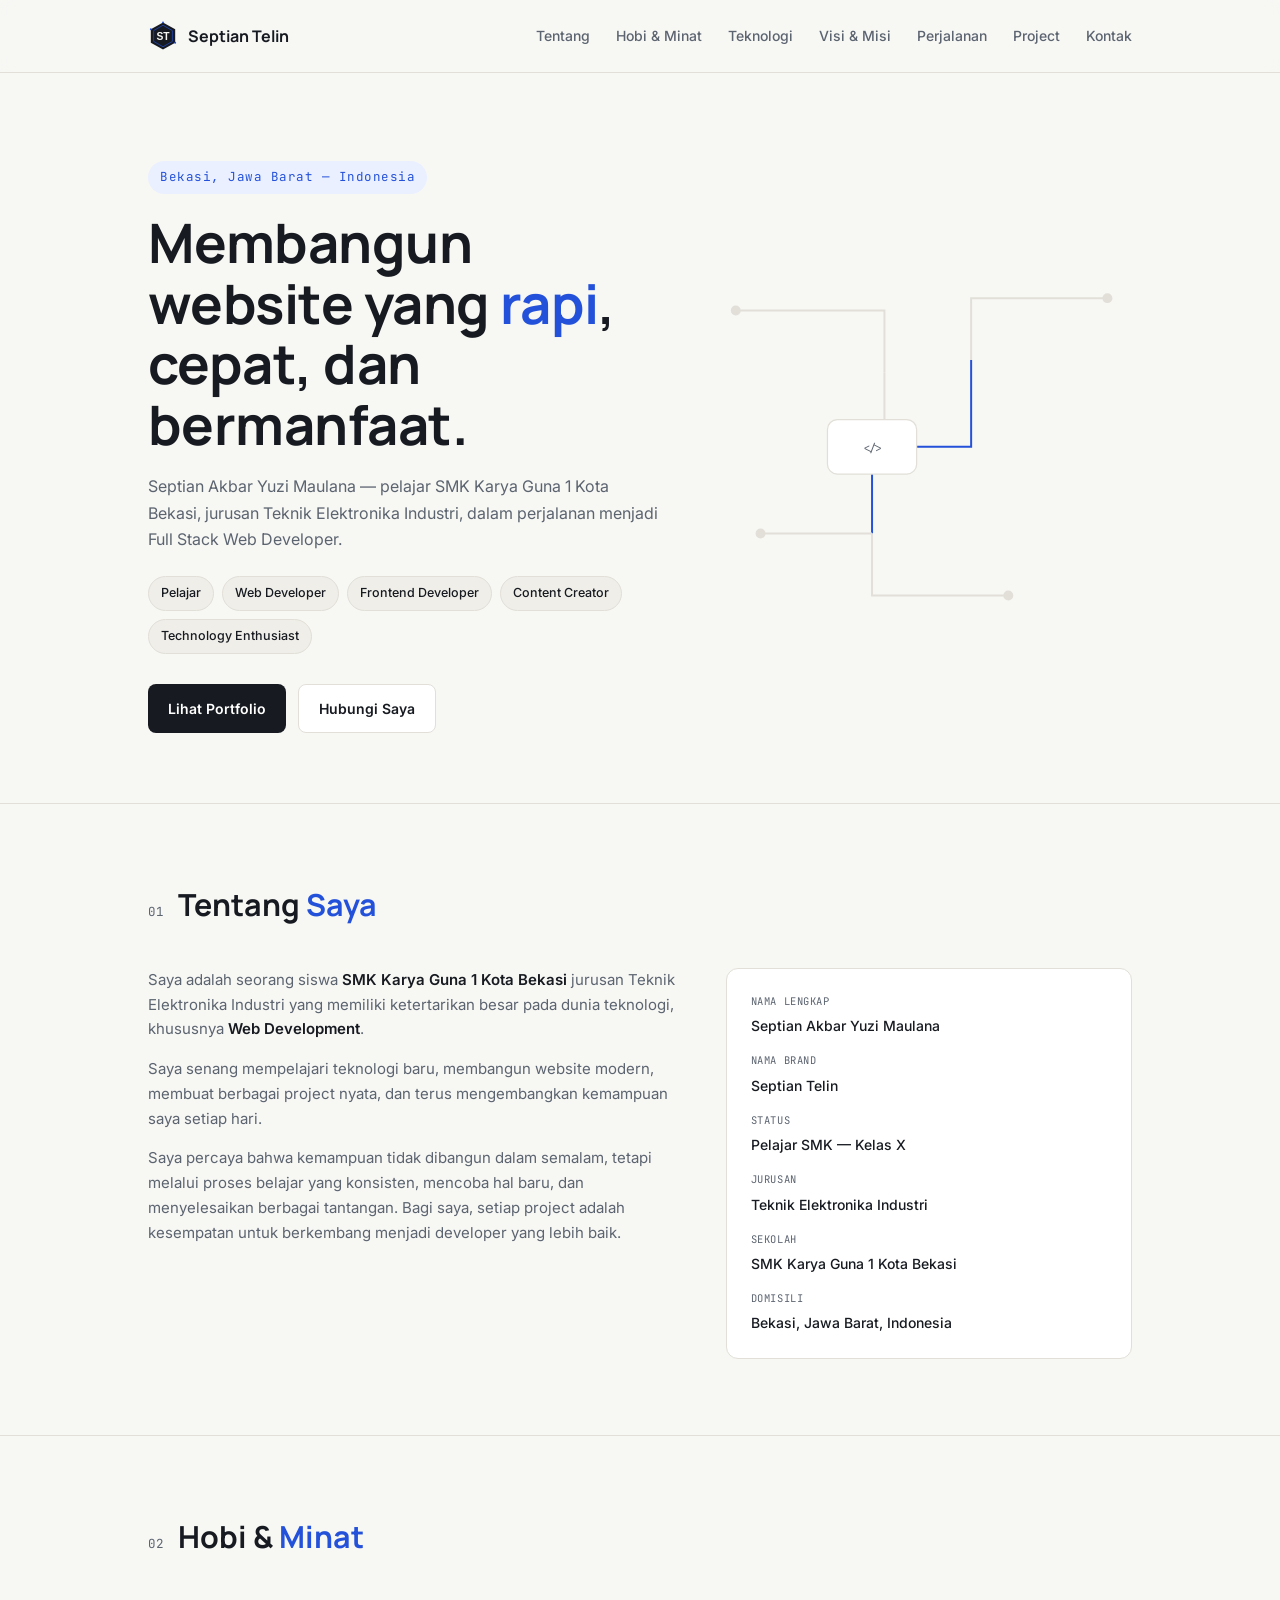
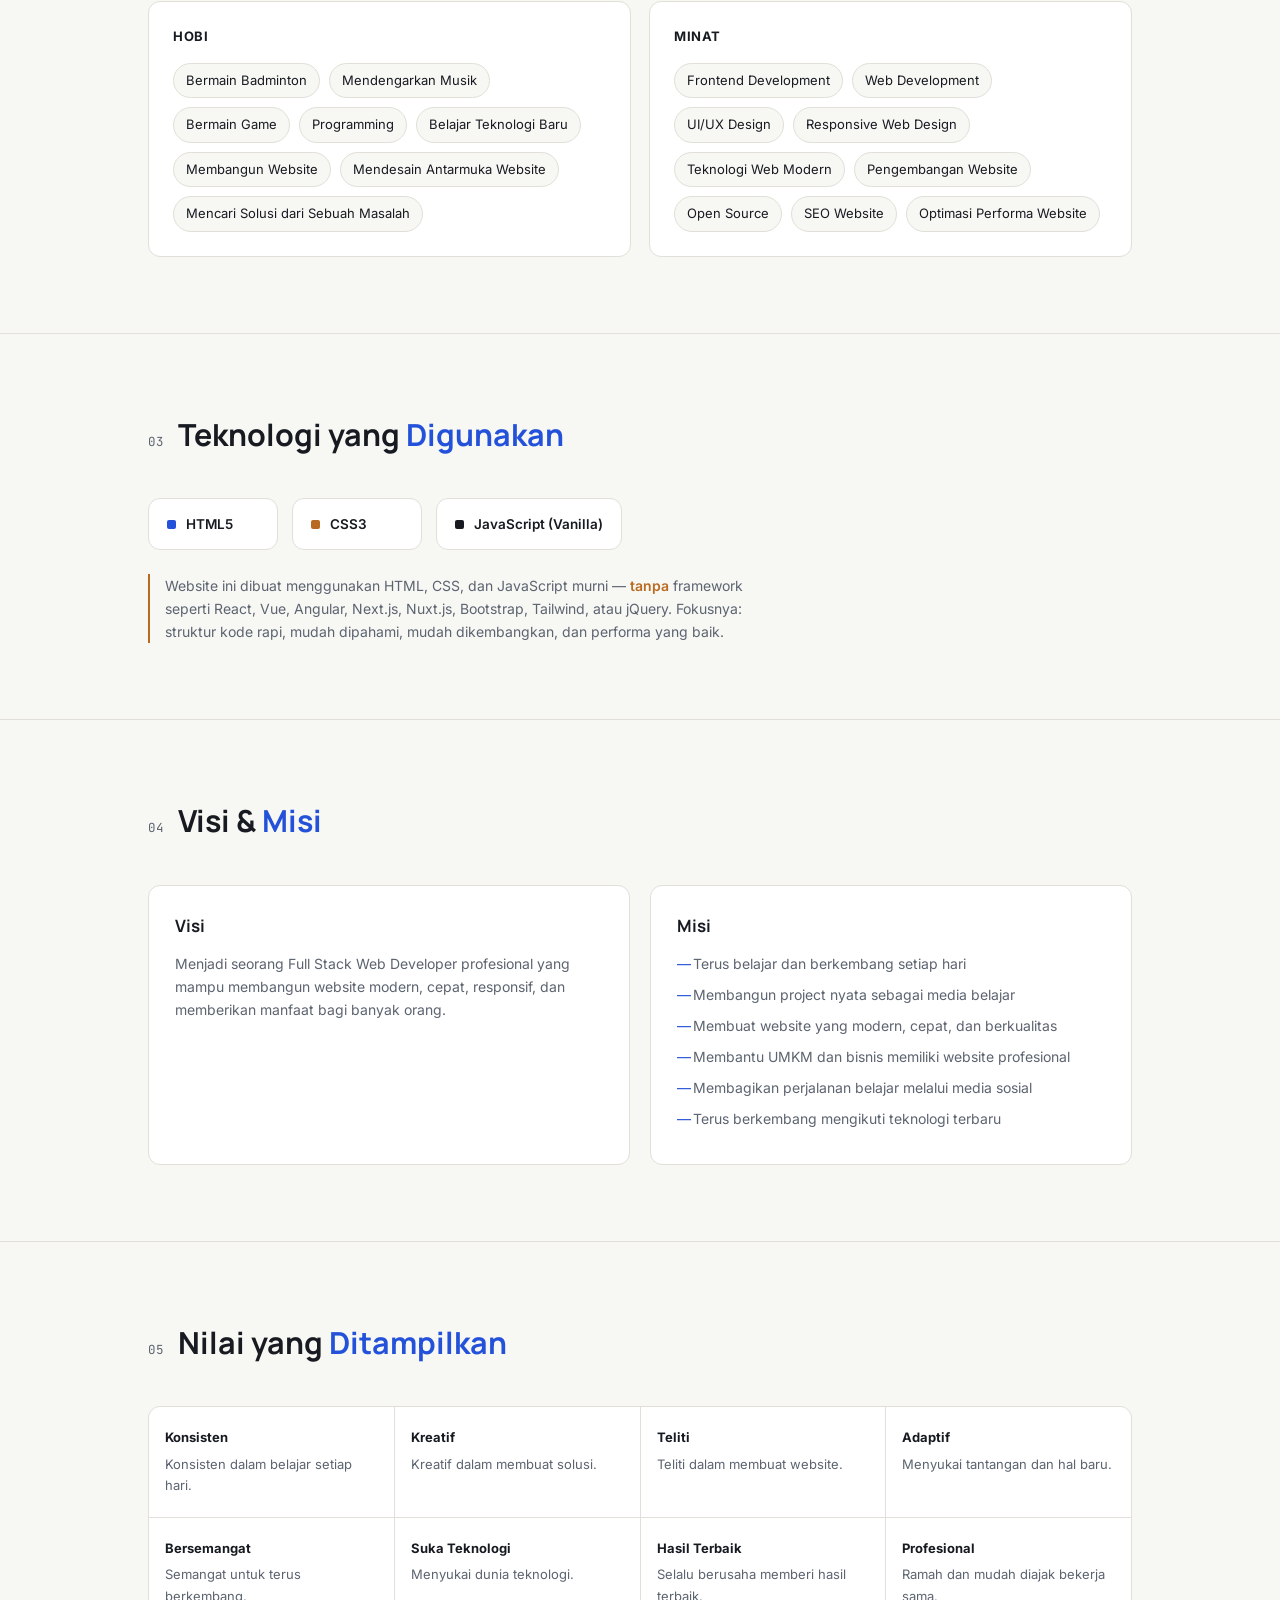
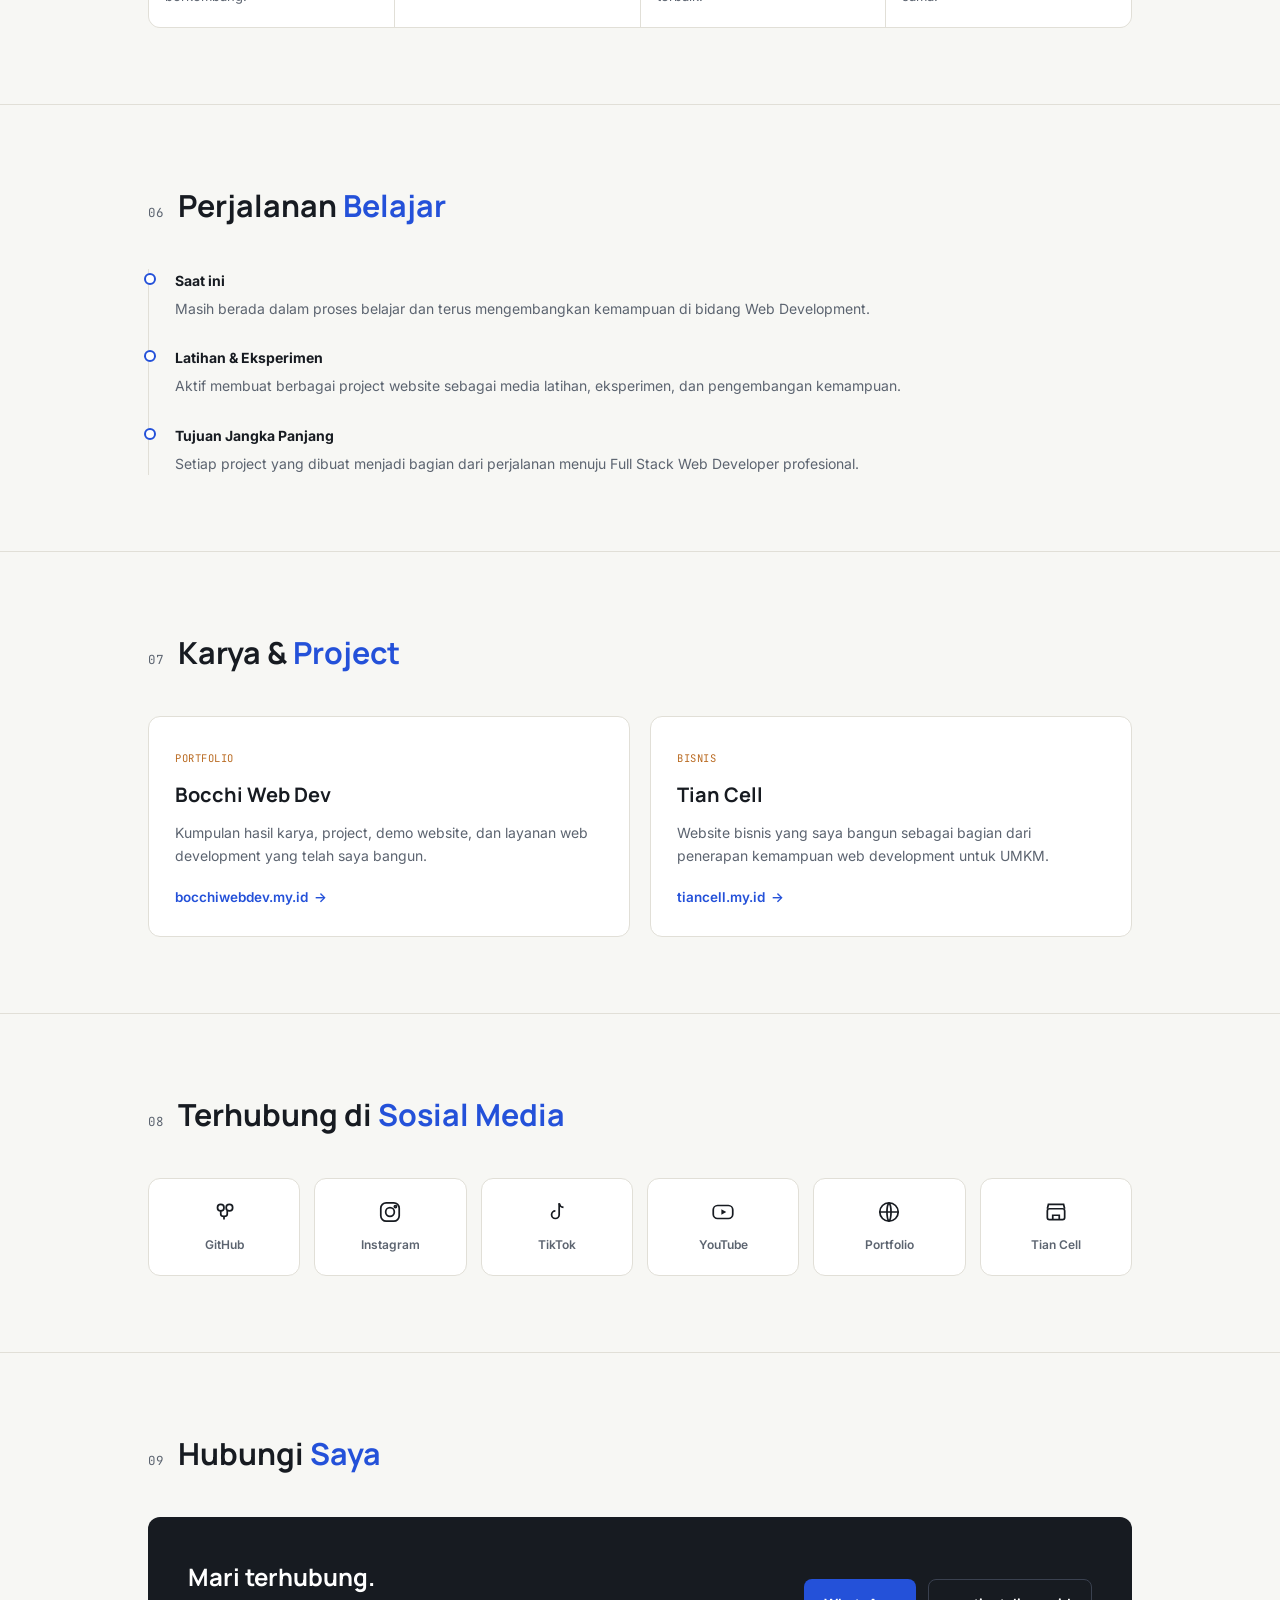
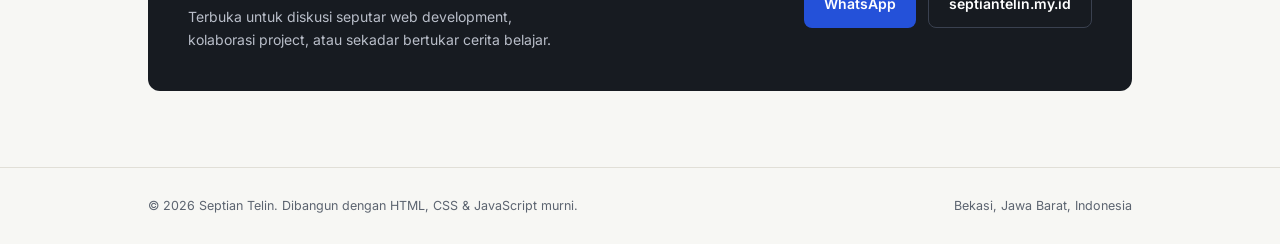
<file: index.html>
<!DOCTYPE html>
<html lang="id">
<head>
<meta charset="UTF-8">
<meta name="viewport" content="width=device-width, initial-scale=1.0">

<title>Septian Telin — Frontend Developer & Pelajar SMK di Bekasi</title>
<meta name="description" content="Septian Akbar Yuzi Maulana (Septian Telin) — pelajar SMK Karya Guna 1 Kota Bekasi jurusan Teknik Elektronika Industri, Frontend & Web Developer. Lihat portfolio, project, dan perjalanan belajar web development.">
<meta name="keywords" content="Septian Telin,webdev telin , telin hebat ,telin webdev telin web bisa , bisa telin, Septian Akbar Yuzi Maulana, Frontend Developer Bekasi, Web Developer Bekasi, SMK Karya Guna 1, Bocchi Web Dev, Tian Cell">
<meta name="author" content="Septian Akbar Yuzi Maulana">
<link rel="canonical" href="https://septiantelin.my.id/">

<!-- Open Graph -->
<meta property="og:type" content="profile">
<meta property="og:title" content="Septian Telin — Frontend Developer & Pelajar SMK di Bekasi">
<meta property="og:description" content="Pelajar SMK jurusan Teknik Elektronika Industri yang membangun website modern, cepat, dan bermanfaat. Lihat portfolio dan project di sini.">
<meta property="og:url" content="https://septiantelin.my.id/">
<meta property="og:image" content="https://septiantelin.my.id/logo.svg">
<meta property="og:locale" content="id_ID">

<!-- Twitter Card -->
<meta name="twitter:card" content="summary">
<meta name="twitter:title" content="Septian Telin — Frontend Developer & Pelajar SMK di Bekasi">
<meta name="twitter:description" content="Pelajar SMK jurusan Teknik Elektronika Industri yang membangun website modern, cepat, dan bermanfaat.">
<meta name="twitter:image" content="https://septiantelin.my.id/logo.svg">

<link rel="icon" type="image/svg+xml" href="logo.svg">

<link rel="preconnect" href="https://fonts.googleapis.com">
<link rel="preconnect" href="https://fonts.gstatic.com" crossorigin>
<link href="https://fonts.googleapis.com/css2?family=Manrope:wght@500;700;800&family=Inter:wght@400;500;600;700&family=JetBrains+Mono:wght@400;500&display=swap" rel="stylesheet">
<link rel="stylesheet" href="style.css">

<script type="application/ld+json">
{
  "@context": "https://schema.org",
  "@type": "Person",
  "name": "Septian Akbar Yuzi Maulana",
  "alternateName": "Septian Telin",
  "url": "https://septiantelin.my.id",
  "image": "https://septiantelin.my.id/logo.svg",
  "jobTitle": "Frontend Developer",
  "description": "Pelajar SMK Karya Guna 1 Kota Bekasi jurusan Teknik Elektronika Industri, Frontend Developer dan Technology Enthusiast.",
  "address": {
    "@type": "PostalAddress",
    "addressLocality": "Bekasi",
    "addressRegion": "Jawa Barat",
    "addressCountry": "ID"
  },
  "alumniOf": {
    "@type": "EducationalOrganization",
    "name": "SMK Karya Guna 1 Kota Bekasi"
  },
  "sameAs": [
    "https://github.com/akbarseptian167-a11y",
    "https://instagram.com/septiannn.123",
    "https://tiktok.com/@webdev254",
    "https://youtube.com/@bismillah2027fullstackdev",
    "https://bocchiwebdev.my.id",
    "https://tiancell.my.id"
  ]
}
</script>
</head>
<body>

<header>
  <div class="wrap nav-inner">
    <a href="#top" class="brand"><img src="logo.svg" alt="Logo Septian Telin"> Septian Telin</a>
    <nav class="links" id="navLinks">
      <a href="#tentang">Tentang</a>
      <a href="#hobi">Hobi &amp; Minat</a>
      <a href="#teknologi">Teknologi</a>
      <a href="#visimisi">Visi &amp; Misi</a>
      <a href="#perjalanan">Perjalanan</a>
      <a href="#project">Project</a>
      <a href="#kontak">Kontak</a>
    </nav>
    <button class="nav-toggle" id="navToggle" aria-expanded="false" aria-controls="navLinks">Menu</button>
  </div>
</header>

<main id="top">

  <!-- HERO -->
  <section class="hero" style="border-top:none;">
    <div class="wrap hero-inner">
      <div>
        <p class="eyebrow">Bekasi, Jawa Barat — Indonesia</p>
        <h1>Membangun website yang <span class="hl">rapi</span>, cepat, dan bermanfaat.</h1>
        <p class="lede">Septian Akbar Yuzi Maulana — pelajar SMK Karya Guna 1 Kota Bekasi, jurusan Teknik Elektronika Industri, dalam perjalanan menjadi Full Stack Web Developer.</p>
        <div class="role-list">
          <span class="role-pill">Pelajar</span>
          <span class="role-pill">Web Developer</span>
          <span class="role-pill">Frontend Developer</span>
          <span class="role-pill">Content Creator</span>
          <span class="role-pill">Technology Enthusiast</span>
        </div>
        <div class="cta-row">
          <a class="btn btn-primary" href="https://bocchiwebdev.my.id" target="_blank" rel="noopener">Lihat Portfolio</a>
          <a class="btn btn-ghost" href="#kontak">Hubungi Saya</a>
        </div>
      </div>
      <svg class="circuit-motif" viewBox="0 0 340 300" role="img" aria-label="Ilustrasi jalur sirkuit yang membentuk simbol pengembangan web">
        <path class="ln" d="M20,40 H140 V90"/>
        <path class="ln" d="M320,30 H210 V80"/>
        <path class="ln-accent" d="M210,80 V150 H130 V220"/>
        <path class="ln" d="M140,90 V150"/>
        <path class="ln" d="M40,220 H130"/>
        <path class="ln" d="M130,220 V270 H240"/>
        <circle class="nd-muted" cx="20" cy="40" r="4"/>
        <circle class="nd-muted" cx="320" cy="30" r="4"/>
        <circle class="nd-muted" cx="40" cy="220" r="4"/>
        <circle class="nd" cx="130" cy="150" r="5"/>
        <circle class="nd-muted" cx="240" cy="270" r="4"/>
        <rect class="badge-bg" x="94" y="128" width="72" height="44" rx="8"/>
        <text x="130" y="154" text-anchor="middle">&lt;/&gt;</text>
      </svg>
    </div>
  </section>

  <!-- TENTANG -->
  <section id="tentang">
    <div class="wrap">
      <div class="sec-head"><span class="sec-num">01</span><h2 class="sec-title">Tentang <span class="accent">Saya</span></h2></div>
      <div class="about-grid">
        <div>
          <p>Saya adalah seorang siswa <strong>SMK Karya Guna 1 Kota Bekasi</strong> jurusan Teknik Elektronika Industri yang memiliki ketertarikan besar pada dunia teknologi, khususnya <strong>Web Development</strong>.</p>
          <p>Saya senang mempelajari teknologi baru, membangun website modern, membuat berbagai project nyata, dan terus mengembangkan kemampuan saya setiap hari.</p>
          <p>Saya percaya bahwa kemampuan tidak dibangun dalam semalam, tetapi melalui proses belajar yang konsisten, mencoba hal baru, dan menyelesaikan berbagai tantangan. Bagi saya, setiap project adalah kesempatan untuk berkembang menjadi developer yang lebih baik.</p>
        </div>
        <dl class="facts">
          <dt>Nama Lengkap</dt><dd>Septian Akbar Yuzi Maulana</dd>
          <dt>Nama Brand</dt><dd>Septian Telin</dd>
          <dt>Status</dt><dd>Pelajar SMK — Kelas X</dd>
          <dt>Jurusan</dt><dd>Teknik Elektronika Industri</dd>
          <dt>Sekolah</dt><dd>SMK Karya Guna 1 Kota Bekasi</dd>
          <dt>Domisili</dt><dd>Bekasi, Jawa Barat, Indonesia</dd>
        </dl>
      </div>
    </div>
  </section>

  <!-- HOBI & MINAT -->
  <section id="hobi">
    <div class="wrap">
      <div class="sec-head"><span class="sec-num">02</span><h2 class="sec-title">Hobi &amp; <span class="accent">Minat</span></h2></div>
      <div class="two-col">
        <div class="chip-card">
          <h3>Hobi</h3>
          <div class="chip-list">
            <span class="chip">Bermain Badminton</span><span class="chip">Mendengarkan Musik</span>
            <span class="chip">Bermain Game</span><span class="chip">Programming</span>
            <span class="chip">Belajar Teknologi Baru</span><span class="chip">Membangun Website</span>
            <span class="chip">Mendesain Antarmuka Website</span><span class="chip">Mencari Solusi dari Sebuah Masalah</span>
          </div>
        </div>
        <div class="chip-card">
          <h3>Minat</h3>
          <div class="chip-list">
            <span class="chip">Frontend Development</span><span class="chip">Web Development</span>
            <span class="chip">UI/UX Design</span><span class="chip">Responsive Web Design</span>
            <span class="chip">Teknologi Web Modern</span><span class="chip">Pengembangan Website</span>
            <span class="chip">Open Source</span><span class="chip">SEO Website</span><span class="chip">Optimasi Performa Website</span>
          </div>
        </div>
      </div>
    </div>
  </section>

  <!-- TEKNOLOGI -->
  <section id="teknologi">
    <div class="wrap">
      <div class="sec-head"><span class="sec-num">03</span><h2 class="sec-title">Teknologi yang <span class="accent">Digunakan</span></h2></div>
      <div class="tech-row">
        <div class="tech-badge"><span class="sw" style="background:#2451D9;"></span>HTML5</div>
        <div class="tech-badge"><span class="sw" style="background:#B96A21;"></span>CSS3</div>
        <div class="tech-badge"><span class="sw" style="background:#171B21;"></span>JavaScript (Vanilla)</div>
      </div>
      <p class="tech-note">Website ini dibuat menggunakan HTML, CSS, dan JavaScript murni — <span class="no">tanpa</span> framework seperti React, Vue, Angular, Next.js, Nuxt.js, Bootstrap, Tailwind, atau jQuery. Fokusnya: struktur kode rapi, mudah dipahami, mudah dikembangkan, dan performa yang baik.</p>
    </div>
  </section>

  <!-- VISI MISI -->
  <section id="visimisi">
    <div class="wrap">
      <div class="sec-head"><span class="sec-num">04</span><h2 class="sec-title">Visi &amp; <span class="accent">Misi</span></h2></div>
      <div class="vm-grid">
        <div class="vm-card">
          <h3>Visi</h3>
          <p>Menjadi seorang Full Stack Web Developer profesional yang mampu membangun website modern, cepat, responsif, dan memberikan manfaat bagi banyak orang.</p>
        </div>
        <div class="vm-card">
          <h3>Misi</h3>
          <ul>
            <li>Terus belajar dan berkembang setiap hari</li>
            <li>Membangun project nyata sebagai media belajar</li>
            <li>Membuat website yang modern, cepat, dan berkualitas</li>
            <li>Membantu UMKM dan bisnis memiliki website profesional</li>
            <li>Membagikan perjalanan belajar melalui media sosial</li>
            <li>Terus berkembang mengikuti teknologi terbaru</li>
          </ul>
        </div>
      </div>
    </div>
  </section>

  <!-- NILAI -->
  <section id="nilai">
    <div class="wrap">
      <div class="sec-head"><span class="sec-num">05</span><h2 class="sec-title">Nilai yang <span class="accent">Ditampilkan</span></h2></div>
      <div class="value-grid">
        <div class="value-cell"><b>Konsisten</b>Konsisten dalam belajar setiap hari.</div>
        <div class="value-cell"><b>Kreatif</b>Kreatif dalam membuat solusi.</div>
        <div class="value-cell"><b>Teliti</b>Teliti dalam membuat website.</div>
        <div class="value-cell"><b>Adaptif</b>Menyukai tantangan dan hal baru.</div>
        <div class="value-cell"><b>Bersemangat</b>Semangat untuk terus berkembang.</div>
        <div class="value-cell"><b>Suka Teknologi</b>Menyukai dunia teknologi.</div>
        <div class="value-cell"><b>Hasil Terbaik</b>Selalu berusaha memberi hasil terbaik.</div>
        <div class="value-cell"><b>Profesional</b>Ramah dan mudah diajak bekerja sama.</div>
      </div>
    </div>
  </section>

  <!-- PERJALANAN -->
  <section id="perjalanan">
    <div class="wrap">
      <div class="sec-head"><span class="sec-num">06</span><h2 class="sec-title">Perjalanan <span class="accent">Belajar</span></h2></div>
      <div class="timeline">
        <div class="tl-item"><h4>Saat ini</h4><p>Masih berada dalam proses belajar dan terus mengembangkan kemampuan di bidang Web Development.</p></div>
        <div class="tl-item"><h4>Latihan &amp; Eksperimen</h4><p>Aktif membuat berbagai project website sebagai media latihan, eksperimen, dan pengembangan kemampuan.</p></div>
        <div class="tl-item"><h4>Tujuan Jangka Panjang</h4><p>Setiap project yang dibuat menjadi bagian dari perjalanan menuju Full Stack Web Developer profesional.</p></div>
      </div>
    </div>
  </section>

  <!-- PROJECT -->
  <section id="project">
    <div class="wrap">
      <div class="sec-head"><span class="sec-num">07</span><h2 class="sec-title">Karya &amp; <span class="accent">Project</span></h2></div>
      <div class="proj-grid">
        <div class="proj-card">
          <span class="proj-tag">Portfolio</span>
          <h3>Bocchi Web Dev</h3>
          <p>Kumpulan hasil karya, project, demo website, dan layanan web development yang telah saya bangun.</p>
          <a class="proj-link" href="https://bocchiwebdev.my.id" target="_blank" rel="noopener">bocchiwebdev.my.id <span class="arrow">→</span></a>
        </div>
        <div class="proj-card">
          <span class="proj-tag">Bisnis</span>
          <h3>Tian Cell</h3>
          <p>Website bisnis yang saya bangun sebagai bagian dari penerapan kemampuan web development untuk UMKM.</p>
          <a class="proj-link" href="https://tiancell.my.id" target="_blank" rel="noopener">tiancell.my.id <span class="arrow">→</span></a>
        </div>
      </div>
    </div>
  </section>

  <!-- SOSIAL MEDIA -->
  <section id="sosial">
    <div class="wrap">
      <div class="sec-head"><span class="sec-num">08</span><h2 class="sec-title">Terhubung di <span class="accent">Sosial Media</span></h2></div>
      <div class="social-grid">
        <a class="social-card" href="https://github.com/akbarseptian167-a11y" target="_blank" rel="noopener" aria-label="GitHub Septian">
          <svg viewBox="0 0 24 24" fill="none" stroke="currentColor" stroke-width="1.6"><circle cx="9" cy="8" r="3"/><circle cx="17" cy="8" r="3"/><path d="M9 11v3c0 1.5 1 2 3 2s3-.5 3-2v-3"/><path d="M12 16v3"/></svg>
          <span>GitHub</span>
        </a>
        <a class="social-card" href="https://instagram.com/septiannn.123" target="_blank" rel="noopener" aria-label="Instagram Septian">
          <svg viewBox="0 0 24 24" fill="none" stroke="currentColor" stroke-width="1.6"><rect x="3.5" y="3.5" width="17" height="17" rx="5"/><circle cx="12" cy="12" r="4"/><circle cx="17" cy="7" r="1"/></svg>
          <span>Instagram</span>
        </a>
        <a class="social-card" href="https://tiktok.com/@webdev254" target="_blank" rel="noopener" aria-label="TikTok Septian">
          <svg viewBox="0 0 24 24" fill="none" stroke="currentColor" stroke-width="1.6"><path d="M14 4v10.5a3.5 3.5 0 1 1-3.5-3.5"/><path d="M14 4c.4 2 2 3.5 4 3.8"/></svg>
          <span>TikTok</span>
        </a>
        <a class="social-card" href="https://youtube.com/@bismillah2027fullstackdev" target="_blank" rel="noopener" aria-label="YouTube Septian">
          <svg viewBox="0 0 24 24" fill="none" stroke="currentColor" stroke-width="1.6"><rect x="3" y="6" width="18" height="12" rx="4"/><path d="M10.5 9.5v5l4.5-2.5z" fill="currentColor" stroke="none"/></svg>
          <span>YouTube</span>
        </a>
        <a class="social-card" href="https://bocchiwebdev.my.id" target="_blank" rel="noopener" aria-label="Website Portfolio Septian">
          <svg viewBox="0 0 24 24" fill="none" stroke="currentColor" stroke-width="1.6"><circle cx="12" cy="12" r="8.5"/><path d="M3.5 12h17M12 3.5c2.5 2.5 2.5 14.5 0 17M12 3.5c-2.5 2.5-2.5 14.5 0 17"/></svg>
          <span>Portfolio</span>
        </a>
        <a class="social-card" href="https://tiancell.my.id" target="_blank" rel="noopener" aria-label="Website Tian Cell">
          <svg viewBox="0 0 24 24" fill="none" stroke="currentColor" stroke-width="1.6"><path d="M4 9l1-4h14l1 4"/><rect x="4" y="9" width="16" height="10" rx="2"/><path d="M9 19v-4h6v4"/></svg>
          <span>Tian Cell</span>
        </a>
      </div>
    </div>
  </section>

  <!-- KONTAK -->
  <section id="kontak">
    <div class="wrap">
      <div class="sec-head"><span class="sec-num">09</span><h2 class="sec-title">Hubungi <span class="accent">Saya</span></h2></div>
      <div class="contact-box">
        <div>
          <h2>Mari terhubung.</h2>
          <p>Terbuka untuk diskusi seputar web development, kolaborasi project, atau sekadar bertukar cerita belajar.</p>
        </div>
        <div class="cta-row">
          <a class="btn btn-primary" href="https://wa.me/6282231533102" target="_blank" rel="noopener">WhatsApp</a>
          <a class="btn btn-ghost" href="https://septiantelin.my.id" target="_blank" rel="noopener">septiantelin.my.id</a>
        </div>
      </div>
    </div>
  </section>

</main>

<footer>
  <div class="wrap" style="display:flex; justify-content:space-between; width:100%; flex-wrap:wrap; gap:10px;">
    <span>© <span id="year"></span> Septian Telin. Dibangun dengan HTML, CSS &amp; JavaScript murni.</span>
    <span>Bekasi, Jawa Barat, Indonesia</span>
  </div>
</footer>

<script src="script.js"></script>
</body>
</html>
</file>
<file: style.css>
:root{
  --paper:#F7F7F4;
  --surface:#FFFFFF;
  --surface-alt:#EFEEE8;
  --border:#E1DFD7;
  --ink:#171B21;
  --muted:#5C6470;
  --accent:#2451D9;
  --accent-soft:#EAF0FF;
  --warm:#B96A21;
  --warm-soft:#F7EBDD;
  --radius:12px;
  --display:'Manrope', sans-serif;
  --body:'Inter', sans-serif;
  --mono:'JetBrains Mono', monospace;
}

*{box-sizing:border-box; margin:0; padding:0;}

html{scroll-behavior:smooth;}

@media (prefers-reduced-motion: reduce){
  html{scroll-behavior:auto;}
  *{animation-duration:0.01ms !important; animation-iteration-count:1 !important; transition-duration:0.01ms !important;}
}

body{
  background:var(--paper);
  color:var(--ink);
  font-family:var(--body);
  line-height:1.65;
}

a{color:inherit; text-decoration:none;}
ul{list-style:none;}
img{max-width:100%; display:block;}

.wrap{
  max-width:1040px;
  margin:0 auto;
  padding:0 28px;
}

/* ---------- header ---------- */
header{
  position:sticky;
  top:0;
  z-index:50;
  background:rgba(247,247,244,0.9);
  backdrop-filter:blur(8px);
  border-bottom:1px solid var(--border);
}
.nav-inner{
  display:flex;
  align-items:center;
  justify-content:space-between;
  height:72px;
}
.brand{
  display:flex;
  align-items:center;
  gap:10px;
  font-family:var(--display);
  font-weight:700;
  font-size:16px;
  color:var(--ink);
}
.brand img{width:30px; height:30px;}

nav.links{display:flex; gap:26px;}
nav.links a{
  font-size:14px;
  font-weight:500;
  color:var(--muted);
  transition:color 0.2s ease;
}
nav.links a:hover, nav.links a:focus-visible{color:var(--accent);}
nav.links a:focus-visible{outline:2px solid var(--accent); outline-offset:4px; border-radius:3px;}

.nav-toggle{
  display:none;
  background:none;
  border:1px solid var(--border);
  border-radius:6px;
  color:var(--ink);
  font-size:13px;
  padding:8px 14px;
  cursor:pointer;
}

/* ---------- hero ---------- */
.hero{
  position:relative;
  padding:88px 0 70px;
  overflow:hidden;
}
.hero-inner{
  display:grid;
  grid-template-columns:1.1fr 0.9fr;
  gap:48px;
  align-items:center;
}
.eyebrow{
  font-family:var(--mono);
  font-size:12.5px;
  color:var(--accent);
  letter-spacing:0.04em;
  display:inline-flex;
  align-items:center;
  gap:9px;
  margin-bottom:18px;
  background:var(--accent-soft);
  padding:6px 12px;
  border-radius:20px;
}

.hero h1{
  font-family:var(--display);
  font-weight:700;
  font-size:clamp(2.1rem, 4.4vw, 3.4rem);
  line-height:1.12;
  letter-spacing:-0.01em;
  margin-bottom:18px;
}
.hero h1 .hl{color:var(--accent);}

.hero .lede{
  font-size:16px;
  color:var(--muted);
  max-width:520px;
  margin-bottom:24px;
}

.role-list{
  display:flex;
  flex-wrap:wrap;
  gap:8px;
  margin-bottom:30px;
}
.role-pill{
  font-size:12.5px;
  font-weight:500;
  color:var(--ink);
  background:var(--surface-alt);
  border:1px solid var(--border);
  padding:6px 12px;
  border-radius:20px;
}

.cta-row{display:flex; flex-wrap:wrap; gap:12px;}
.btn{
  display:inline-flex;
  align-items:center;
  gap:8px;
  padding:12px 20px;
  border-radius:8px;
  font-size:14px;
  font-weight:600;
  transition:transform 0.15s ease, background 0.2s ease, border-color 0.2s ease;
}
.btn:focus-visible{outline:2px solid var(--accent); outline-offset:3px;}
.btn-primary{background:var(--ink); color:#fff;}
.btn-primary:hover{transform:translateY(-2px); background:var(--accent);}
.btn-ghost{border:1px solid var(--border); color:var(--ink); background:var(--surface);}
.btn-ghost:hover{border-color:var(--accent); color:var(--accent); transform:translateY(-2px);}

/* hero signature: single circuit-line motif, used once */
.circuit-motif{
  width:100%;
  height:auto;
}
.circuit-motif .ln{fill:none; stroke:var(--border); stroke-width:1.6;}
.circuit-motif .ln-accent{fill:none; stroke:var(--accent); stroke-width:1.6;}
.circuit-motif .nd{fill:var(--accent);}
.circuit-motif .nd-muted{fill:var(--border);}
.circuit-motif .badge-bg{fill:var(--surface); stroke:var(--border); stroke-width:1;}
.circuit-motif text{font-family:var(--mono); font-size:9px; fill:var(--muted);}

/* ---------- section scaffolding ---------- */
section{padding:76px 0; border-top:1px solid var(--border);}
.sec-head{display:flex; align-items:baseline; gap:14px; margin-bottom:38px;}
.sec-num{font-family:var(--mono); color:var(--muted); font-size:12.5px;}
.sec-title{font-family:var(--display); font-size:clamp(1.4rem, 2.6vw, 1.9rem); font-weight:700;}
.sec-title .accent{color:var(--accent);}

/* ---------- tentang ---------- */
.about-grid{display:grid; grid-template-columns:1.3fr 1fr; gap:50px; align-items:start;}
.about-grid p{color:var(--muted); margin-bottom:15px; font-size:15px;}
.about-grid p strong{color:var(--ink); font-weight:600;}

.facts{background:var(--surface); border:1px solid var(--border); border-radius:var(--radius); padding:24px;}
.facts dt{font-family:var(--mono); font-size:10.5px; color:var(--muted); text-transform:uppercase; letter-spacing:0.05em; margin-top:15px;}
.facts dt:first-child{margin-top:0;}
.facts dd{font-size:14px; color:var(--ink); margin-top:4px; font-weight:500;}

/* ---------- hobi & minat ---------- */
.two-col{display:grid; grid-template-columns:1fr 1fr; gap:18px;}
.chip-card{background:var(--surface); border:1px solid var(--border); border-radius:var(--radius); padding:24px;}
.chip-card h3{font-size:13px; font-weight:700; color:var(--ink); margin-bottom:16px; text-transform:uppercase; letter-spacing:0.04em;}
.chip-list{display:flex; flex-wrap:wrap; gap:9px;}
.chip{font-size:13px; padding:6px 12px; border:1px solid var(--border); border-radius:20px; color:var(--ink); background:var(--paper);}

/* ---------- teknologi ---------- */
.tech-row{display:flex; flex-wrap:wrap; gap:14px; margin-bottom:24px;}
.tech-badge{display:flex; align-items:center; gap:10px; background:var(--surface); border:1px solid var(--border); border-radius:var(--radius); padding:14px 18px; font-size:13.5px; font-weight:600; min-width:130px;}
.tech-badge .sw{width:9px; height:9px; border-radius:2px;}
.tech-note{font-size:14px; color:var(--muted); border-left:2px solid var(--warm); padding-left:15px; max-width:640px;}
.tech-note .no{color:var(--warm); font-weight:600;}

/* ---------- visi misi ---------- */
.vm-grid{display:grid; grid-template-columns:1fr 1fr; gap:20px;}
.vm-card{background:var(--surface); border:1px solid var(--border); border-radius:var(--radius); padding:26px;}
.vm-card h3{font-family:var(--display); font-size:17px; margin-bottom:12px;}
.vm-card p{color:var(--muted); font-size:14px;}
.vm-card ul{margin-top:8px;}
.vm-card li{font-size:14px; color:var(--muted); padding-left:16px; position:relative; margin-bottom:8px;}
.vm-card li::before{content:'—'; position:absolute; left:0; color:var(--accent);}

/* ---------- nilai ---------- */
.value-grid{display:grid; grid-template-columns:repeat(4, 1fr); gap:1px; background:var(--border); border:1px solid var(--border); border-radius:var(--radius); overflow:hidden;}
.value-cell{background:var(--surface); padding:20px 16px; font-size:13px; color:var(--muted);}
.value-cell b{display:block; color:var(--ink); font-size:13px; font-weight:700; margin-bottom:5px;}

/* ---------- perjalanan ---------- */
.timeline{position:relative; padding-left:26px; border-left:1px solid var(--border);}
.tl-item{position:relative; padding-bottom:26px;}
.tl-item:last-child{padding-bottom:0;}
.tl-item::before{content:''; position:absolute; left:-31px; top:4px; width:8px; height:8px; border-radius:50%; background:var(--surface); border:2px solid var(--accent);}
.tl-item h4{font-size:14px; font-weight:700; color:var(--ink); margin-bottom:5px;}
.tl-item p{color:var(--muted); font-size:14px;}

/* ---------- project ---------- */
.proj-grid{display:grid; grid-template-columns:1fr 1fr; gap:20px;}
.proj-card{background:var(--surface); border:1px solid var(--border); border-radius:var(--radius); padding:26px; transition:border-color 0.2s ease, transform 0.2s ease;}
.proj-card:hover{border-color:var(--accent); transform:translateY(-3px);}
.proj-tag{font-family:var(--mono); font-size:10.5px; color:var(--warm); letter-spacing:0.05em; text-transform:uppercase;}
.proj-card h3{font-family:var(--display); font-size:20px; margin:9px 0 10px;}
.proj-card p{color:var(--muted); font-size:14px; margin-bottom:16px;}
.proj-link{font-size:13.5px; font-weight:600; color:var(--accent); display:inline-flex; align-items:center; gap:6px;}
.proj-link .arrow{transition:transform 0.2s ease;}
.proj-card:hover .proj-link .arrow{transform:translateX(4px);}

/* ---------- sosial media ---------- */
.social-grid{display:grid; grid-template-columns:repeat(6, 1fr); gap:14px;}
.social-card{
  display:flex; flex-direction:column; align-items:center; gap:10px;
  background:var(--surface); border:1px solid var(--border); border-radius:var(--radius);
  padding:20px 12px; text-align:center; transition:border-color 0.2s ease, transform 0.2s ease;
}
.social-card:hover{border-color:var(--accent); transform:translateY(-3px);}
.social-card svg{width:26px; height:26px; color:var(--ink);}
.social-card:hover svg{color:var(--accent);}
.social-card span{font-size:12px; font-weight:600; color:var(--muted);}

/* ---------- kontak ---------- */
.contact-box{
  background:var(--ink); color:#fff;
  border-radius:var(--radius);
  padding:40px;
  display:flex; justify-content:space-between; align-items:center; flex-wrap:wrap; gap:24px;
}
.contact-box h2{font-family:var(--display); font-size:24px; margin-bottom:8px;}
.contact-box p{color:#B9BEC9; font-size:14px; max-width:380px;}
.contact-box .btn-primary{background:var(--accent);}
.contact-box .btn-primary:hover{background:#3a63e6;}
.contact-box .btn-ghost{border-color:#3A4150; color:#fff; background:transparent;}

footer{
  padding:28px 0;
  border-top:1px solid var(--border);
  font-size:12.5px;
  color:var(--muted);
  display:flex;
  justify-content:space-between;
  flex-wrap:wrap;
  gap:10px;
}

/* ---------- responsive ---------- */
@media (max-width: 860px){
  .hero-inner{grid-template-columns:1fr;}
  nav.links{
    position:fixed; top:72px; left:0; right:0;
    background:var(--paper);
    border-bottom:1px solid var(--border);
    flex-direction:column; padding:18px 28px; gap:16px;
    transform:translateY(-140%);
    transition:transform 0.25s ease;
  }
  nav.links.open{transform:translateY(0);}
  .nav-toggle{display:block;}
  .about-grid, .two-col, .vm-grid, .proj-grid{grid-template-columns:1fr;}
  .value-grid{grid-template-columns:repeat(2, 1fr);}
  .social-grid{grid-template-columns:repeat(3, 1fr);}
  .contact-box{flex-direction:column; align-items:flex-start;}
}

@media (max-width: 480px){
  .value-grid{grid-template-columns:1fr;}
  .social-grid{grid-template-columns:repeat(2, 1fr);}
}
</file>
